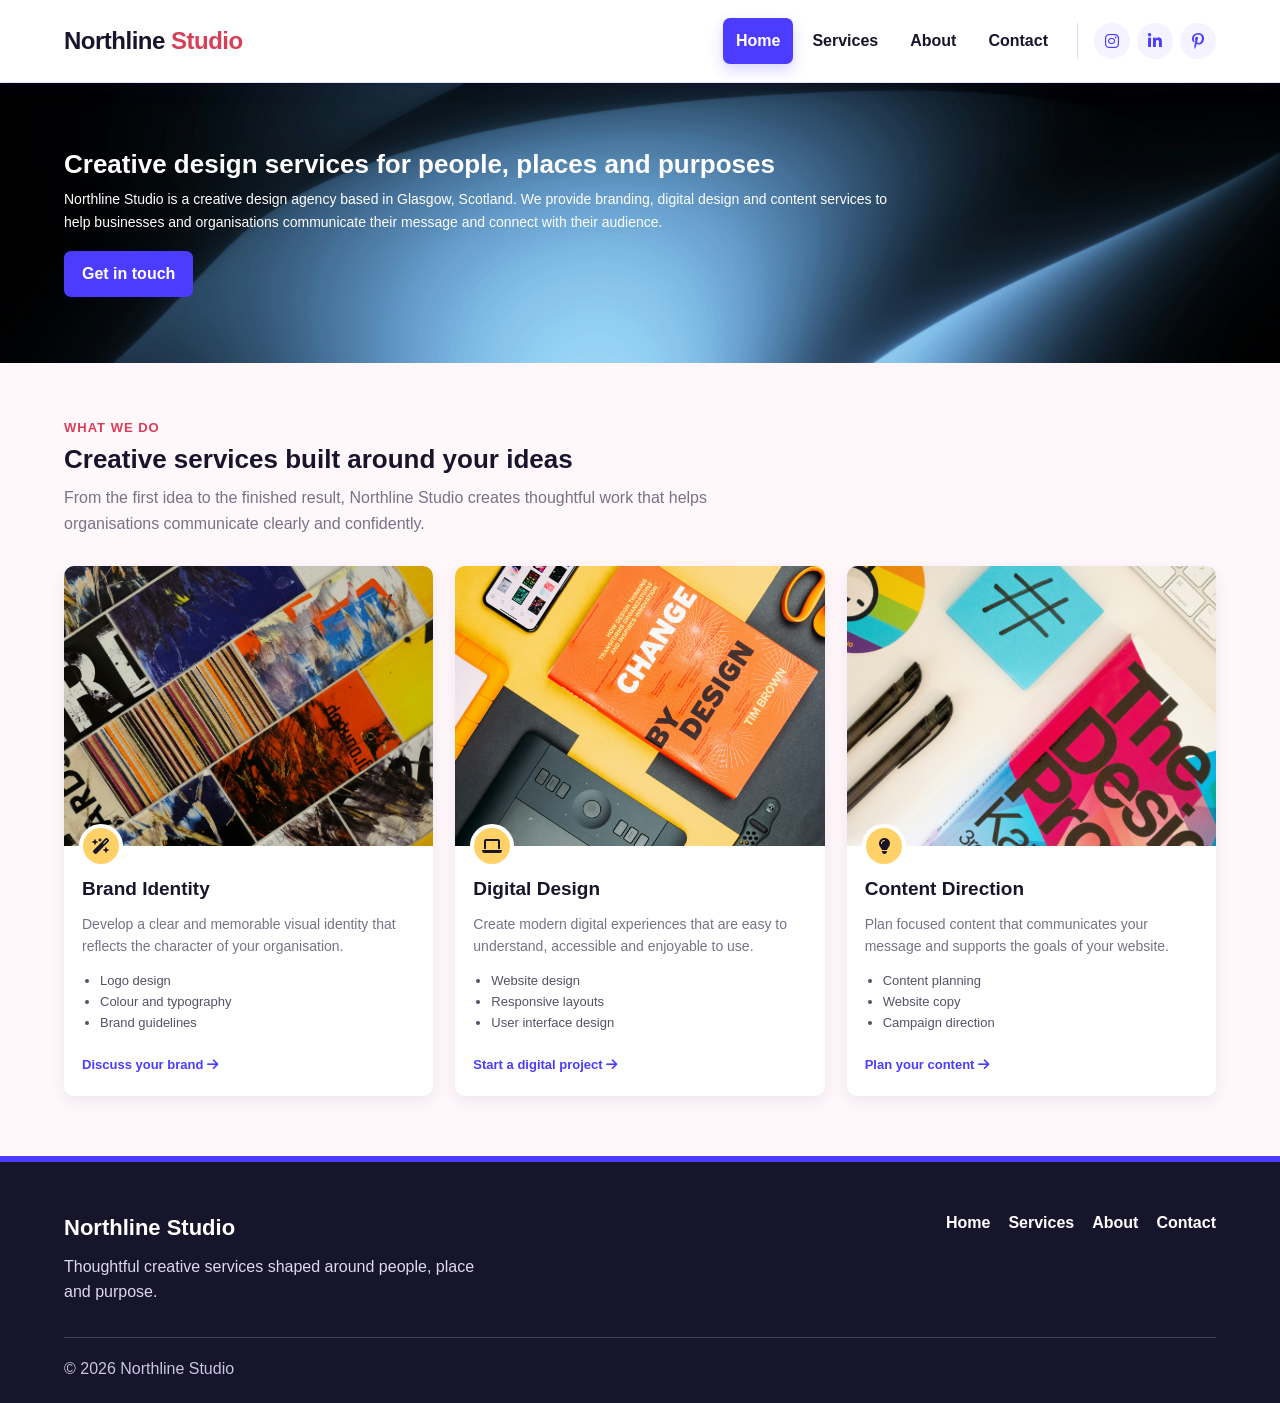
<file: index.html>
<!DOCTYPE html>
<html lang="en">
<head>
	<meta charset="UTF-8">
	<meta name="viewport" content="width=device-width, initial-scale=1.0">
	<title>Northline Studio | Creative Design Solutions</title>
	<link rel="stylesheet" href="https://cdnjs.cloudflare.com/ajax/libs/font-awesome/6.7.2/css/all.min.css">

	<link rel="stylesheet" href="css/style.css">
</head>
<body>
	<!-- Site header -->
<header class="site-header">
    <div class="container header-layout">

        <a class="site-name" href="index.html">
            Northline <span>Studio</span>
        </a>

        <button class="menu-button"
                type="button"
                aria-controls="main-navigation"
                aria-expanded="false">

            <i class="fa-solid fa-bars"
               aria-hidden="true"></i>

            <span>Menu</span>
        </button>

        <nav id="main-navigation"
             class="main-navigation"
             aria-label="Main navigation">

            <ul class="nav-list">
                <li>
                    <a href="index.html"
                       aria-current="page">
                        Home
                    </a>
                </li>

                <li>
                    <a href="services.html">
                        Services
                    </a>
                </li>

                <li>
                    <a href="about.html">
                        About
                    </a>
                </li>

                <li>
                    <a href="contact.html">
                        Contact
                    </a>
                </li>
            </ul>

            <ul class="social-links"
                aria-label="Social media links">

                <li>
                    <a href="https://www.instagram.com/"
                       target="_blank"
                       rel="noopener noreferrer"
                       aria-label="Instagram, opens in a new tab">

                        <i class="fa-brands fa-instagram"
                           aria-hidden="true"></i>
                    </a>
                </li>

                <li>
                    <a href="https://www.linkedin.com/"
                       target="_blank"
                       rel="noopener noreferrer"
                       aria-label="LinkedIn, opens in a new tab">

                        <i class="fa-brands fa-linkedin-in"
                           aria-hidden="true"></i>
                    </a>
                </li>

                <li>
                    <a href="https://www.pinterest.com/"
                       target="_blank"
                       rel="noopener noreferrer"
                       aria-label="Pinterest, opens in a new tab">

                        <i class="fa-brands fa-pinterest-p"
                           aria-hidden="true"></i>
                    </a>
                </li>
            </ul>

        </nav>
    </div>
</header>

<!-- Main page content -->
<main id="main-content">

	<section class="hero">

		<div class="container hero-content">

			<h1>Creative design services for people, places and purposes</h1>
			
			<p>Northline Studio is a creative design agency
				based in Glasgow, Scotland. We provide branding,
				digital design and content services to help
				businesses and organisations communicate
				their message and connect with their audience.
			</p>

			<a href="contact.html" class="button">Get in touch</a>
		</div>

	</section>

	<section class="services-section">
		<div class="container">
			<div class="section-heading">
				<p class="section-label">What we do</p>

				<h2>Creative services built around your ideas</h2>

				<p>
					From the first idea to the finished result,
					Northline Studio creates thoughtful work
					that helps organisations communicate
					clearly and confidently.
				</p>

			</div>

				<!-- Services Grid -->
			<div class="service-grid">

				<article class="service-card">

					<img src="images/section_image_1.jpg" alt="Scottish landscape with green hills">
					
					<div class="service-card-content">

						<div class="service-icon">
							<i class="fa-solid fa-wand-magic-sparkles"
								aria-hidden="true"></i>
						</div>

						<h3>Brand Identity</h3>

						<p>
							Develop a clear and memorable visual
							identity that reflects the character
							of your organisation.
						</p>

						<ul>
							<li>Logo design</li>
							<li>Colour and typography</li>
							<li>Brand guidelines</li>
						</ul>

						<a href="services.html">
							Discuss your brand
							<i class="fa-solid fa-arrow-right"
								aria-hidden="true"></i>
						</a>

					</div>	
					
				</article>

				<article class="service-card">

					<img src="images/section_image_2.jpg" alt="Sunrise over a misty Scottish landscape">

						<div class="service-card-content">

						<div class="service-icon">
							<i class="fa-solid fa-laptop"
								aria-hidden="true"></i>
						</div>

						<h3>Digital Design</h3>

						<p>
							Create modern digital experiences
							that are easy to understand,
							accessible and enjoyable to use.
						</p>

						<ul>
							<li>Website design</li>
							<li>Responsive layouts</li>
							<li>User interface design</li>
						</ul>

						<a href="services.html">
							Start a digital project
							<i class="fa-solid fa-arrow-right"
								aria-hidden="true"></i>
						</a>

					</div>

				</article>

				<article class="service-card">

					<img src="images/section_image_3.jpg" alt="Person kayaking on a Scottish loch">

						<div class="service-card-content">

							<div class="service-icon">
								<i class="fa-solid fa-lightbulb"
								aria-hidden="true"></i>
							</div>

							<h3>Content Direction</h3>

							<p>
								Plan focused content that communicates
								your message and supports the goals
								of your website.
							</p>

							<ul>
								<li>Content planning</li>
								<li>Website copy</li>
								<li>Campaign direction</li>
							</ul>

							<a href="services.html">
								Plan your content
								<i class="fa-solid fa-arrow-right"
									aria-hidden="true"></i>
							</a>

						</div>

					</article>

			</div>

		</div>
	</section>	
	
</main>

<!-- Site footer -->
<footer class="site-footer">
    <div class="container">

        <div class="footer-layout">
            <div>
                <p class="footer-title">
                    Northline Studio
                </p>

                <p class="footer-description">
                    Thoughtful creative services shaped
                    around people, place and purpose.
                </p>
            </div>

            <nav aria-label="Footer navigation">
                <ul class="footer-links">
                    <li>
                        <a href="index.html">Home</a>
                    </li>

                    <li>
                        <a href="services.html">
                            Services
                        </a>
                    </li>

                    <li>
                        <a href="about.html">About</a>
                    </li>

                    <li>
                        <a href="contact.html">
                            Contact
                        </a>
                    </li>
                </ul>
            </nav>
        </div>

        <div class="footer-bottom">
            <p>&copy; 2026 Northline Studio</p>
        </div>

    </div>
</footer>

<script src="js/script.js"></script>
</body>
</html>
</file>
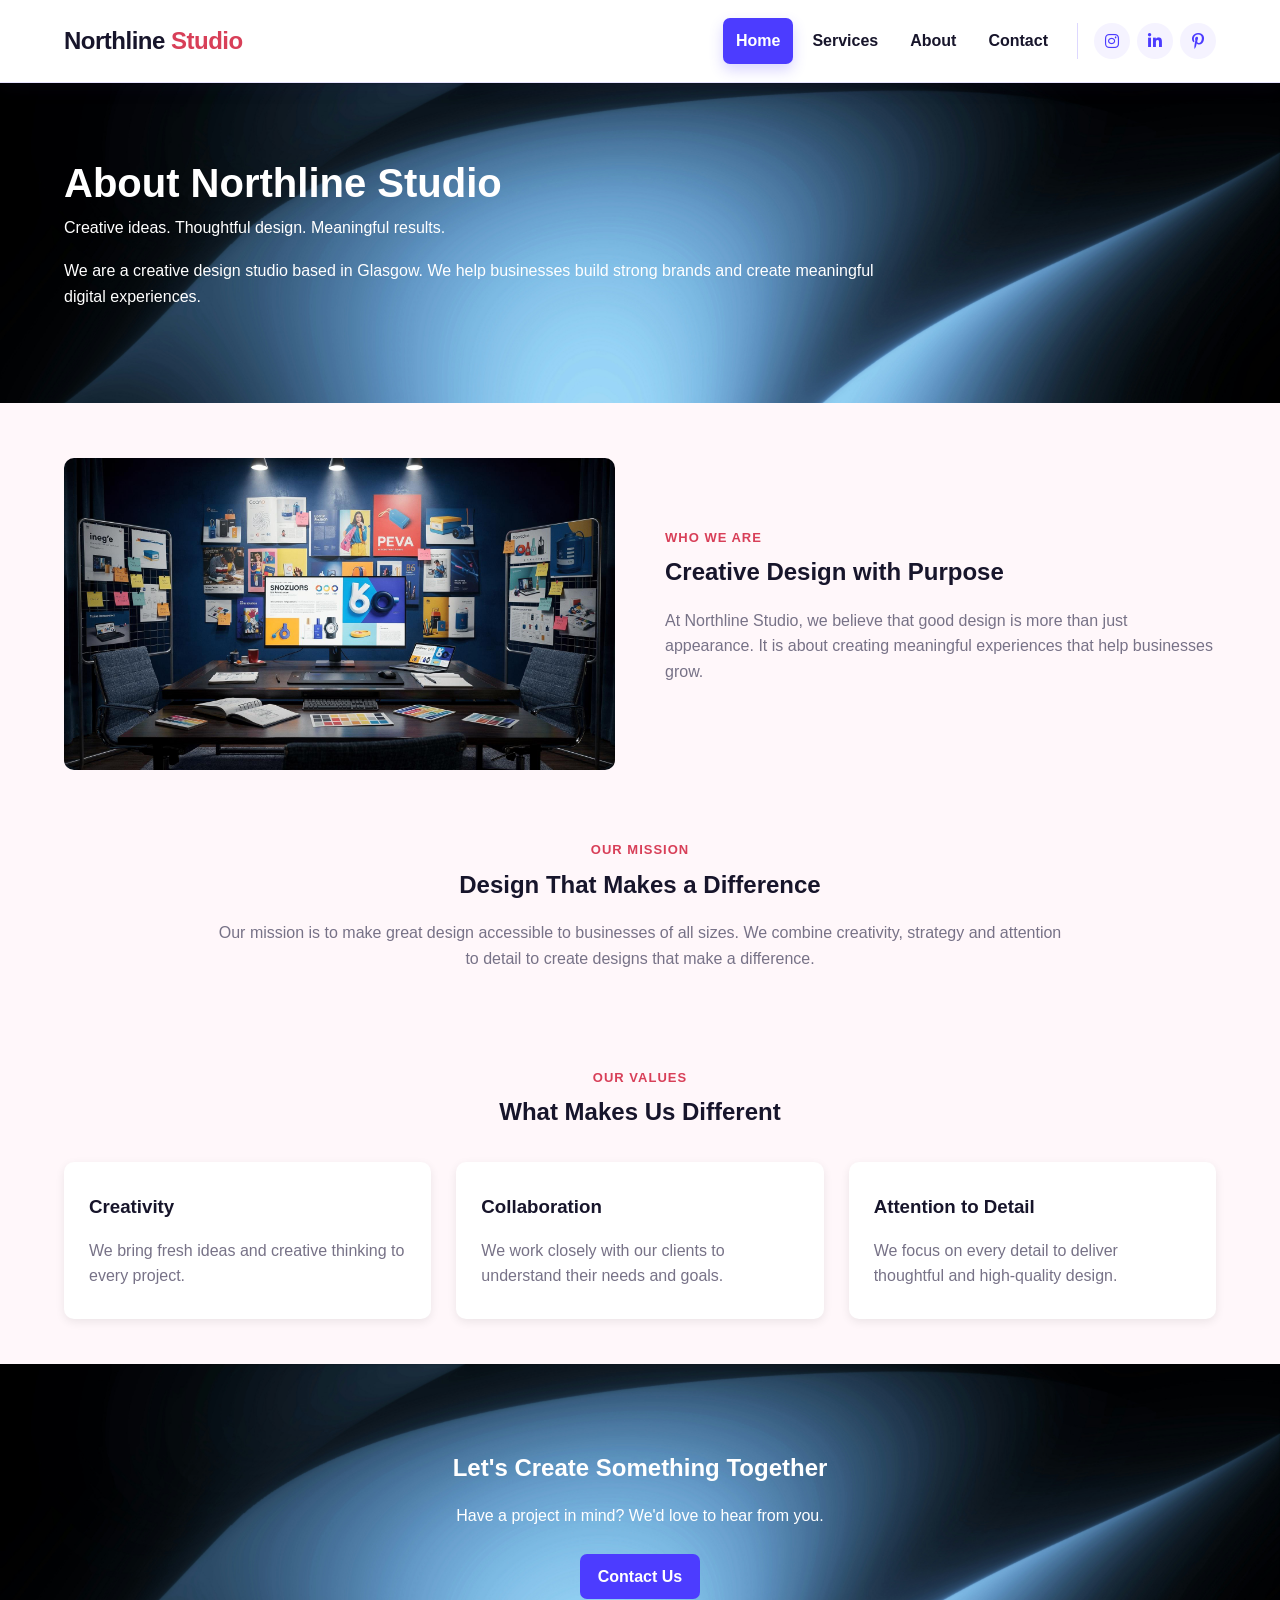
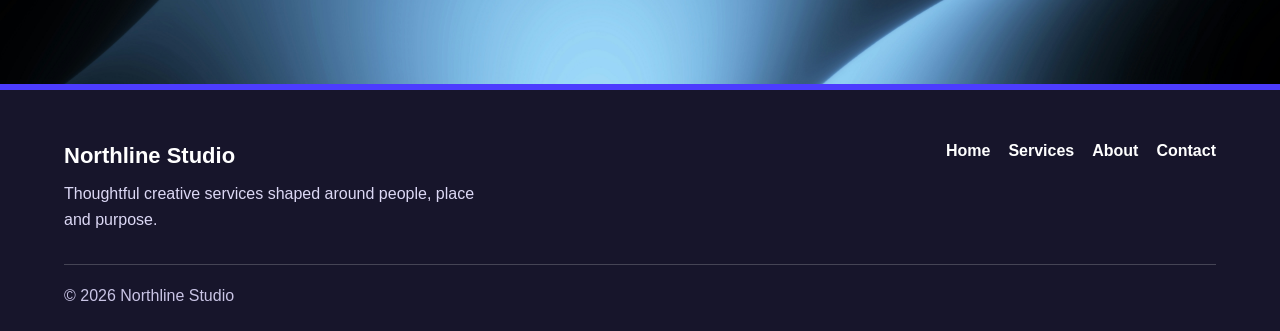
<file: about.html>
<!DOCTYPE html>
<html lang="en">
<head>
	<meta charset="UTF-8">
	<meta name="viewport" content="width=device-width, initial-scale=1.0">
	<title>Northline Studio | Creative Design Solutions</title>
	<link rel="stylesheet" href="https://cdnjs.cloudflare.com/ajax/libs/font-awesome/6.7.2/css/all.min.css">

	<link rel="stylesheet" href="css/style.css">
</head>
<body>
	<!-- Site header -->
<header class="site-header">
    <div class="container header-layout">

        <a class="site-name" href="index.html">
            Northline <span>Studio</span>
        </a>

        <button class="menu-button"
                type="button"
                aria-controls="main-navigation"
                aria-expanded="false">

            <i class="fa-solid fa-bars"
               aria-hidden="true"></i>

            <span>Menu</span>
        </button>

        <nav id="main-navigation"
             class="main-navigation"
             aria-label="Main navigation">

            <ul class="nav-list">
                <li>
                    <a href="index.html"
                       aria-current="page">
                        Home
                    </a>
                </li>

                <li>
                    <a href="services.html">
                        Services
                    </a>
                </li>

                <li>
                    <a href="about.html">
                        About
                    </a>
                </li>

                <li>
                    <a href="contact.html">
                        Contact
                    </a>
                </li>
            </ul>

            <ul class="social-links"
                aria-label="Social media links">

                <li>
                    <a href="https://www.instagram.com/"
                       target="_blank"
                       rel="noopener noreferrer"
                       aria-label="Instagram, opens in a new tab">

                        <i class="fa-brands fa-instagram"
                           aria-hidden="true"></i>
                    </a>
                </li>

                <li>
                    <a href="https://www.linkedin.com/"
                       target="_blank"
                       rel="noopener noreferrer"
                       aria-label="LinkedIn, opens in a new tab">

                        <i class="fa-brands fa-linkedin-in"
                           aria-hidden="true"></i>
                    </a>
                </li>

                <li>
                    <a href="https://www.pinterest.com/"
                       target="_blank"
                       rel="noopener noreferrer"
                       aria-label="Pinterest, opens in a new tab">

                        <i class="fa-brands fa-pinterest-p"
                           aria-hidden="true"></i>
                    </a>
                </li>
            </ul>

        </nav>
    </div>
</header>

<!-- Main page content -->
<main id="main-content">

	<section class="about-hero">
		<div class="about-hero-content">
			<h1>About Northline Studio</h1>
			<p class="about-hero-subtitle">
				Creative ideas. Thoughtful design. Meaningful results.
			</p>
			<p>
				We are a creative design studio based in Glasgow.
				We help businesses build strong brands and create
				meaningful digital experiences.
			</p>
		</div>
	</section>

	<section class="who-we-are">
		<div class="who-we-are-container">

			<div class="who-we-are-image">
				<img src="./images/about-image.jpg" alt="Creative design workspace">
			</div>

			<div class="who-we-are-content">
				<p class="section-label">Who We Are</p>
				<h2>Creative Design with Purpose</h2>
				<p>
					At Northline Studio, we believe that good design
					is more than just appearance. It is about creating
					meaningful experiences that help businesses grow.
				</p>
			</div>

		</div>
	</section>

	<section class="our-mission">
		<div class="our-mission-content">
			<p class="section-label">Our Mission</p>
			<h2>Design That Makes a Difference</h2>
			<p>
				Our mission is to make great design accessible to
				businesses of all sizes. We combine creativity,
				strategy and attention to detail to create designs
				that make a difference.
			</p>
		</div>
	</section>

	<section class="our-values">
		<div class="our-values-container">

			<div class="our-values-heading">
				<p class="section-label">Our Values</p>
				<h2>What Makes Us Different</h2>
			</div>

			<div class="value-cards">

				<div class="value-card">
					<h3>Creativity</h3>
					<p>
						We bring fresh ideas and creative thinking to every project.
					</p>
				</div>

				<div class="value-card">
					<h3>Collaboration</h3>
					<p>
						We work closely with our clients to understand their needs and goals.
					</p>
				</div>

				<div class="value-card">
					<h3>Attention to Detail</h3>
					<p>
						We focus on every detail to deliver thoughtful and high-quality design.
					</p>
				</div>

			</div>
		</div>
	</section>

	<section class="get-in-touch">
		<div class="get-in-touch-content">
			<h2>Let's Create Something Together</h2>
			<p>
				Have a project in mind? We'd love to hear from you.
			</p>
			<a href="contact.html" class="button">Contact Us</a>
		</div>
	</section>
	
</main>

<!-- Site footer -->
<footer class="site-footer">
    <div class="container">

        <div class="footer-layout">
            <div>
                <p class="footer-title">
                    Northline Studio
                </p>

                <p class="footer-description">
                    Thoughtful creative services shaped
                    around people, place and purpose.
                </p>
            </div>

            <nav aria-label="Footer navigation">
                <ul class="footer-links">
                    <li>
                        <a href="index.html">Home</a>
                    </li>

                    <li>
                        <a href="services.html">
                            Services
                        </a>
                    </li>

                    <li>
                        <a href="about.html">About</a>
                    </li>

                    <li>
                        <a href="contact.html">
                            Contact
                        </a>
                    </li>
                </ul>
            </nav>
        </div>

        <div class="footer-bottom">
            <p>&copy; 2026 Northline Studio</p>
        </div>

    </div>
</footer>

<script src="js/script.js"></script>
</body>
</html>
</file>
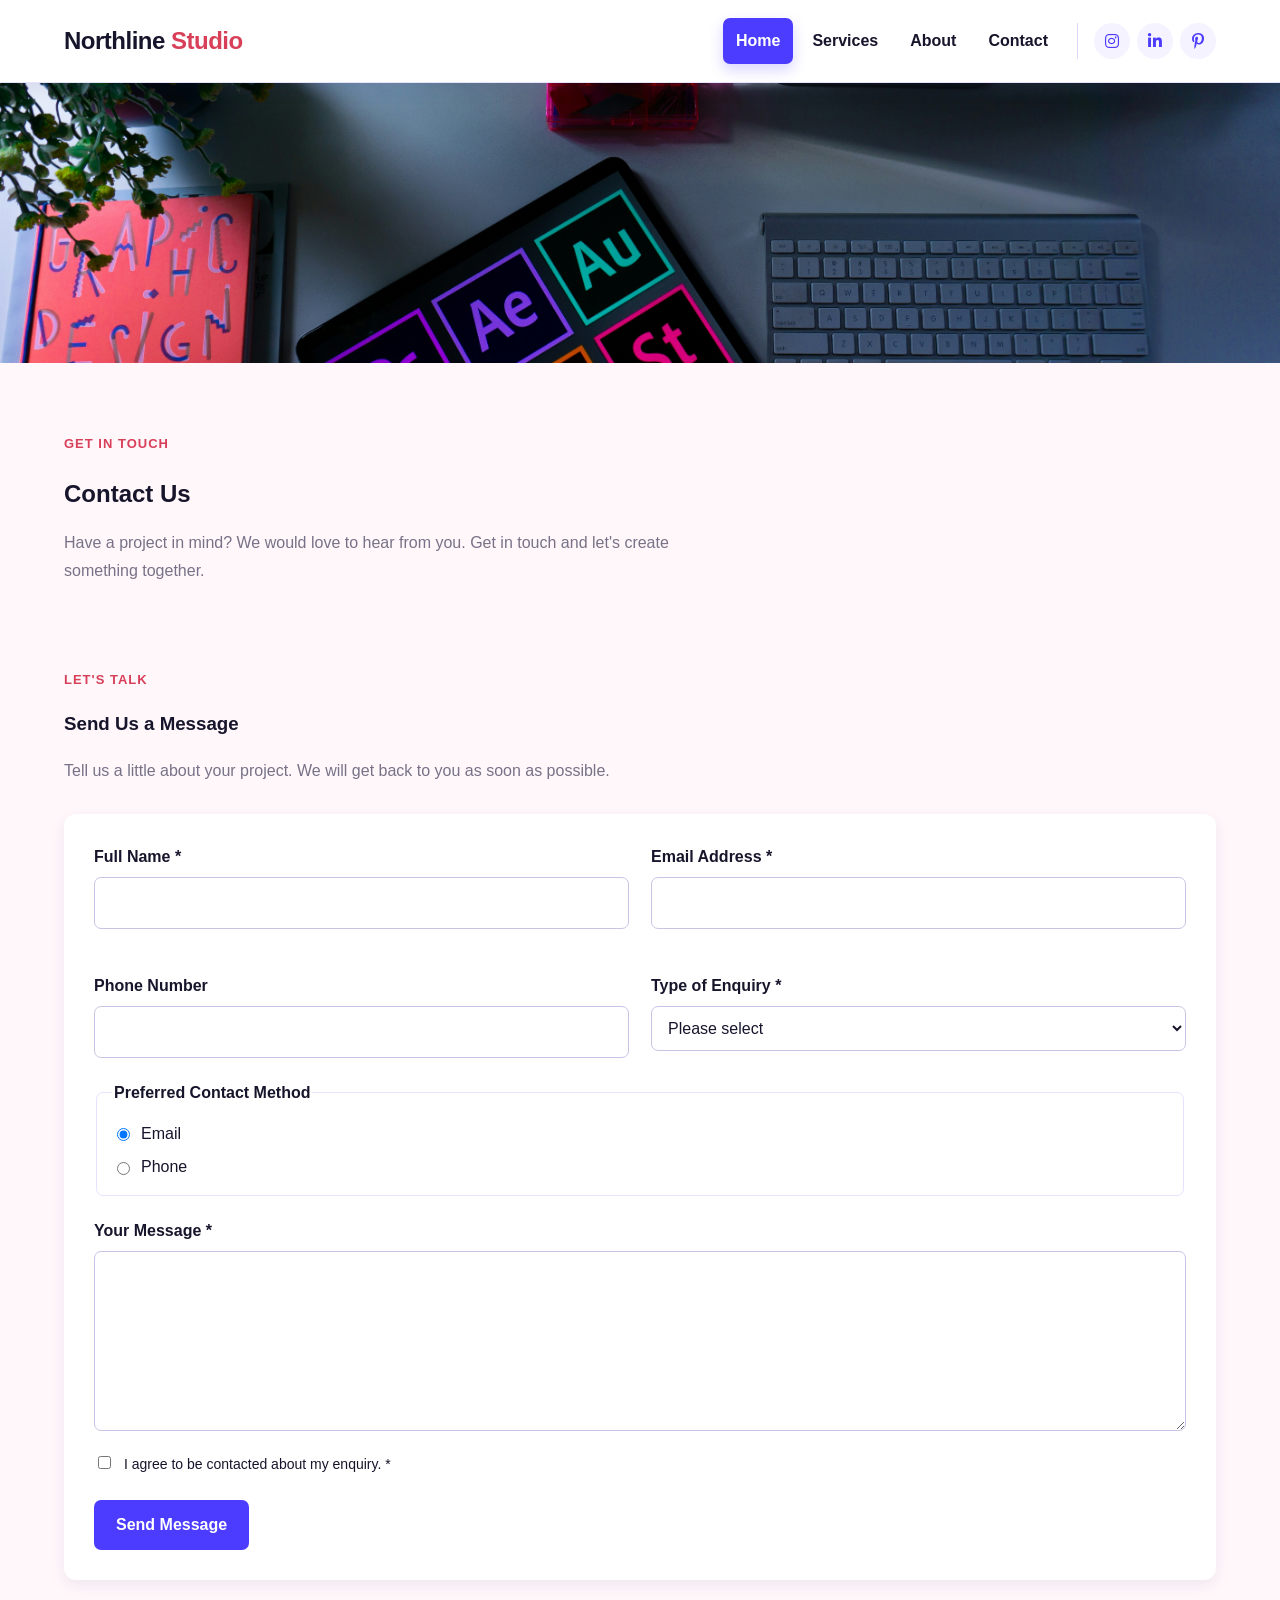
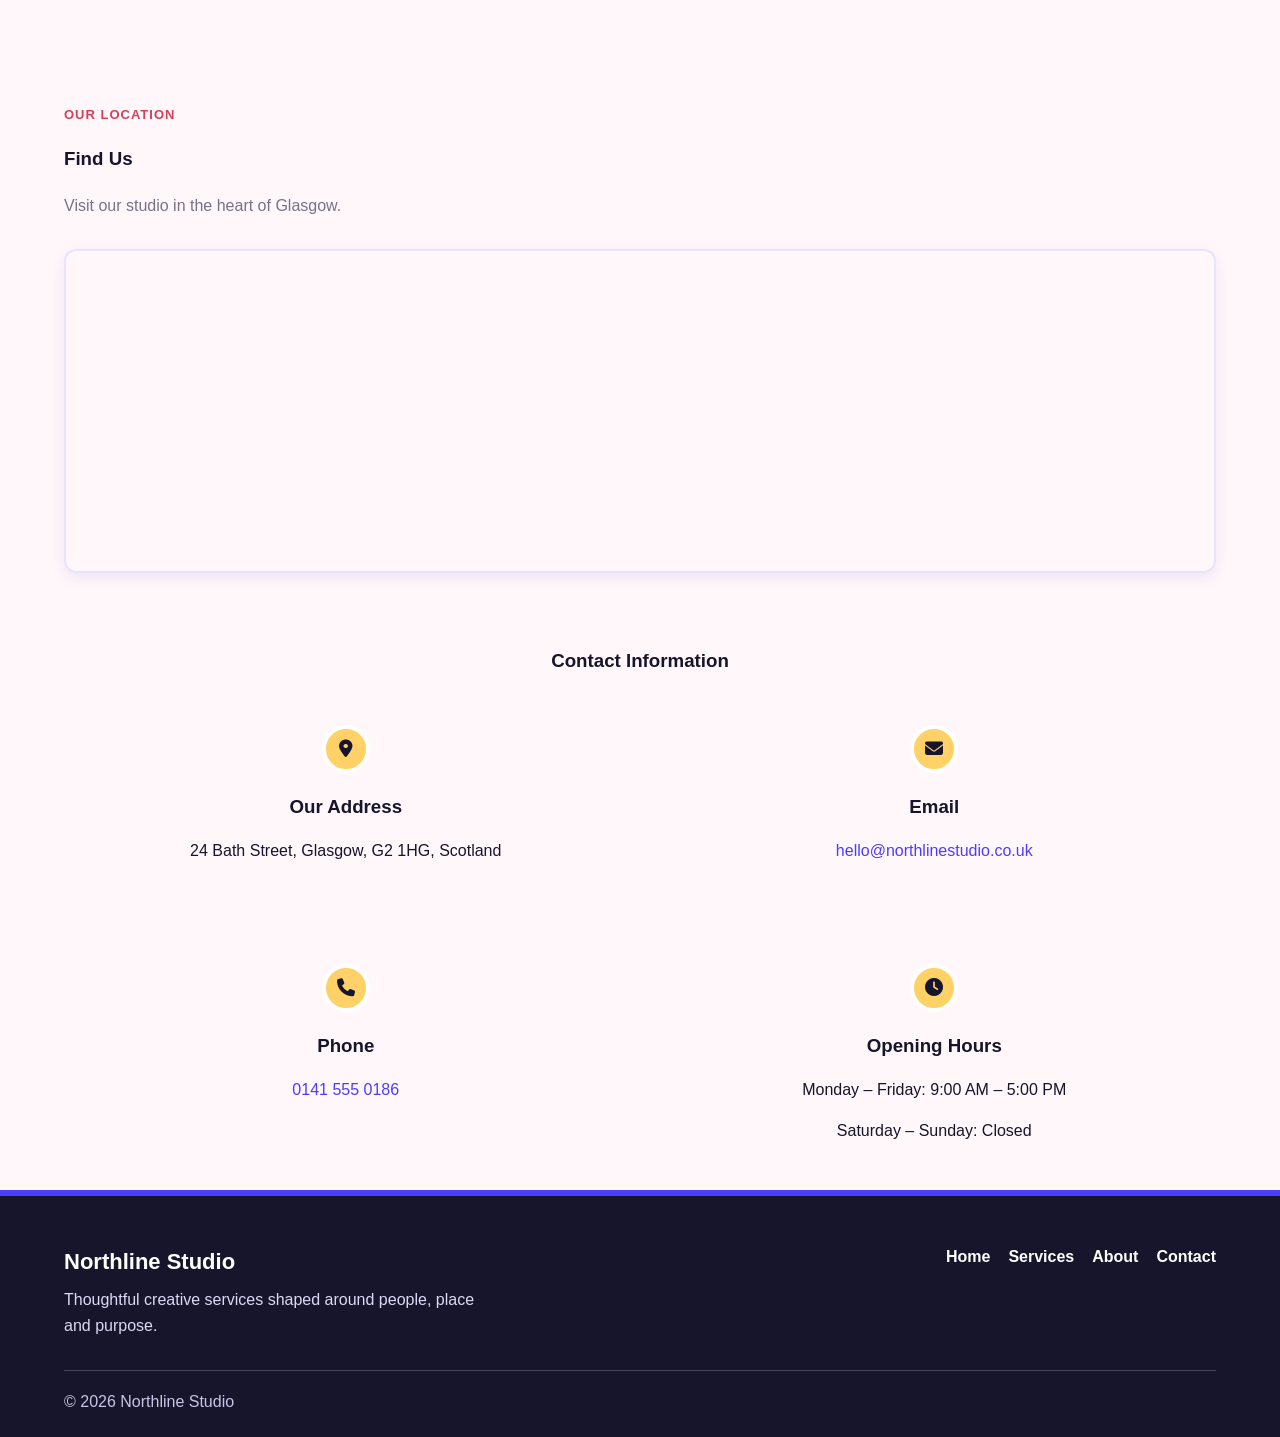
<file: contact.html>
<!DOCTYPE html>
<html lang="en">
<head>
	<meta charset="UTF-8">
	<meta name="viewport" content="width=device-width, initial-scale=1.0">
	<title>Northline Studio | Creative Design Solutions</title>
	<link rel="stylesheet" href="https://cdnjs.cloudflare.com/ajax/libs/font-awesome/6.7.2/css/all.min.css">

	<link rel="stylesheet" href="css/style.css">
</head>
<body>
	<!-- Site header -->
<header class="site-header">
    <div class="container header-layout">

        <a class="site-name" href="index.html">
            Northline <span>Studio</span>
        </a>

        <button class="menu-button"
                type="button"
                aria-controls="main-navigation"
                aria-expanded="false">

            <i class="fa-solid fa-bars"
               aria-hidden="true"></i>

            <span>Menu</span>
        </button>

        <nav id="main-navigation"
             class="main-navigation"
             aria-label="Main navigation">

            <ul class="nav-list">
                <li>
                    <a href="index.html"
                       aria-current="page">
                        Home
                    </a>
                </li>

                <li>
                    <a href="services.html">
                        Services
                    </a>
                </li>

                <li>
                    <a href="about.html">
                        About
                    </a>
                </li>

                <li>
                    <a href="contact.html">
                        Contact
                    </a>
                </li>
            </ul>

            <ul class="social-links"
                aria-label="Social media links">

                <li>
                    <a href="https://www.instagram.com/"
                       target="_blank"
                       rel="noopener noreferrer"
                       aria-label="Instagram, opens in a new tab">

                        <i class="fa-brands fa-instagram"
                           aria-hidden="true"></i>
                    </a>
                </li>

                <li>
                    <a href="https://www.linkedin.com/"
                       target="_blank"
                       rel="noopener noreferrer"
                       aria-label="LinkedIn, opens in a new tab">

                        <i class="fa-brands fa-linkedin-in"
                           aria-hidden="true"></i>
                    </a>
                </li>

                <li>
                    <a href="https://www.pinterest.com/"
                       target="_blank"
                       rel="noopener noreferrer"
                       aria-label="Pinterest, opens in a new tab">

                        <i class="fa-brands fa-pinterest-p"
                           aria-hidden="true"></i>
                    </a>
                </li>
            </ul>

        </nav>
    </div>
</header>

<!-- Main page content -->
<main id="main-content">

	<!-- Contact page introduction -->

	<section class="contact-image">
		<!-- <img src="./images/introduction-image.jpg" alt="Creative design workspace with sketches and color swatches"> -->	
	</section>
	
<section class="contact-intro">
    <div class="container">
        <p class="section-label">GET IN TOUCH</p>
        <h2>Contact Us</h2>
        <p>
            Have a project in mind? We would love to hear from you.
            Get in touch and let's create something together.
        </p>
    </div>
</section>

<!-- Contact form section -->
<section class="contact-form-section">
    <div class="container">

        <div class="section-heading">
            <p class="section-label">LET'S TALK</p>
            <h3>Send Us a Message</h3>
            <p>
                Tell us a little about your project.
                We will get back to you as soon as possible.
            </p>
        </div>

        <div class="form-panel">

            <form class="contact-form" action="#" method="post">

                <div class="form-grid">

                    <!-- Name -->
                    <div class="form-group">
                        <label for="full-name">Full Name *</label>
                        <input
                            type="text"
                            id="full-name"
                            name="full-name"
                            autocomplete="name"
                            required>
                    </div>

                    <!-- Email -->
                    <div class="form-group">
                        <label for="email">Email Address *</label>
                        <input
                            type="email"
                            id="email"
                            name="email"
                            autocomplete="email"
                            required>
                    </div>

                    <!-- Phone -->
                    <div class="form-group">
                        <label for="phone">Phone Number</label>
                        <input
                            type="tel"
                            id="phone"
                            name="phone"
                            autocomplete="tel">
                    </div>

                    <!-- Enquiry type -->
                    <div class="form-group">
                        <label for="enquiry-type">Type of Enquiry *</label>
                        <select
                            id="enquiry-type"
                            name="enquiry-type"
                            required>

                            <option value="">Please select</option>
                            <option value="brand-identity">Brand Identity</option>
                            <option value="website-design">Website Design</option>
                            <option value="content-creation">Content Creation</option>
                            <option value="general-enquiry">General Enquiry</option>

                        </select>
                    </div>

                </div>

                <!-- Preferred contact method -->
                <fieldset class="form-group contact-preference">
                    <legend>Preferred Contact Method</legend>

                    <label>
                        <input
                            type="radio"
                            name="contact-method"
                            value="email"
                            checked>
                        Email
                    </label>

                    <label>
                        <input
                            type="radio"
                            name="contact-method"
                            value="phone">
                        Phone
                    </label>
                </fieldset>

                <!-- Message -->
                <div class="form-group">
                    <label for="message">Your Message *</label>
                    <textarea
                        id="message"
                        name="message"
                        rows="6"
                        required></textarea>
                </div>

                <!-- Consent -->
                <div class="checkbox-group">
                    <input
                        type="checkbox"
                        id="consent"
                        name="consent"
                        required>

                    <label for="consent">
                        I agree to be contacted about my enquiry. *
                    </label>
                </div>

                <button class="contact-submit" type="submit">
                    Send Message
                </button>

            </form>

        </div>
    </div>
</section>

<section class="map-section">
	<div class="container">

		<div class="section-heading">
			<p class="section-label">OUR LOCATION</p>
			<h3>Find Us</h3>
			<p>Visit our studio in the heart of Glasgow.</p>
		</div>

		<div class="contact-map">
			<iframe
				src="https://www.google.com/maps?q=24+Bath+Street,+Glasgow,+G2+1HG&output=embed"
				title="Map showing the location of Northline Studio in Glasgow"
				loading="lazy"
				referrerpolicy="no-referrer-when-downgrade">
			</iframe>
    </div>

	</div>
</section>

<!-- Contact information -->
<section class="contact-information">
    <div class="container">
        <h3>Contact Information</h3>

        <div class="contact-details">
            <div>
                <i class="fa-solid fa-location-dot" aria-hidden="true"></i>
                <h3>Our Address</h3>
                <p>24 Bath Street, Glasgow, G2 1HG, Scotland</p>
            </div>

            <div>
                <i class="fa-solid fa-envelope" aria-hidden="true"></i>
                <h3>Email</h3>
                <p>
                    <a href="mailto:hello@northlinestudio.co.uk">
                        hello@northlinestudio.co.uk
                    </a>
                </p>
            </div>

            <div>
                <i class="fa-solid fa-phone" aria-hidden="true"></i>
                <h3>Phone</h3>
                <p>
                    <a href="tel:01415550186">0141 555 0186</a>
                </p>
            </div>

            <div>
                <i class="fa-solid fa-clock" aria-hidden="true"></i>
                <h3>Opening Hours</h3>
                <p>Monday – Friday: 9:00 AM – 5:00 PM</p>
                <p>Saturday – Sunday: Closed</p>
            </div>
        </div>
    </div>
</section>
	
</main>

<!-- Site footer -->
<footer class="site-footer">
    <div class="container">

        <div class="footer-layout">
            <div>
                <p class="footer-title">
                    Northline Studio
                </p>

                <p class="footer-description">
                    Thoughtful creative services shaped
                    around people, place and purpose.
                </p>
            </div>

            <nav aria-label="Footer navigation">
                <ul class="footer-links">
                    <li>
                        <a href="index.html">Home</a>
                    </li>

                    <li>
                        <a href="services.html">
                            Services
                        </a>
                    </li>

                    <li>
                        <a href="about.html">About</a>
                    </li>

                    <li>
                        <a href="contact.html">
                            Contact
                        </a>
                    </li>
                </ul>
            </nav>
        </div>

        <div class="footer-bottom">
            <p>&copy; 2026 Northline Studio</p>
        </div>

    </div>
</footer>

<script src="js/script.js"></script>
</body>
</html>
</file>
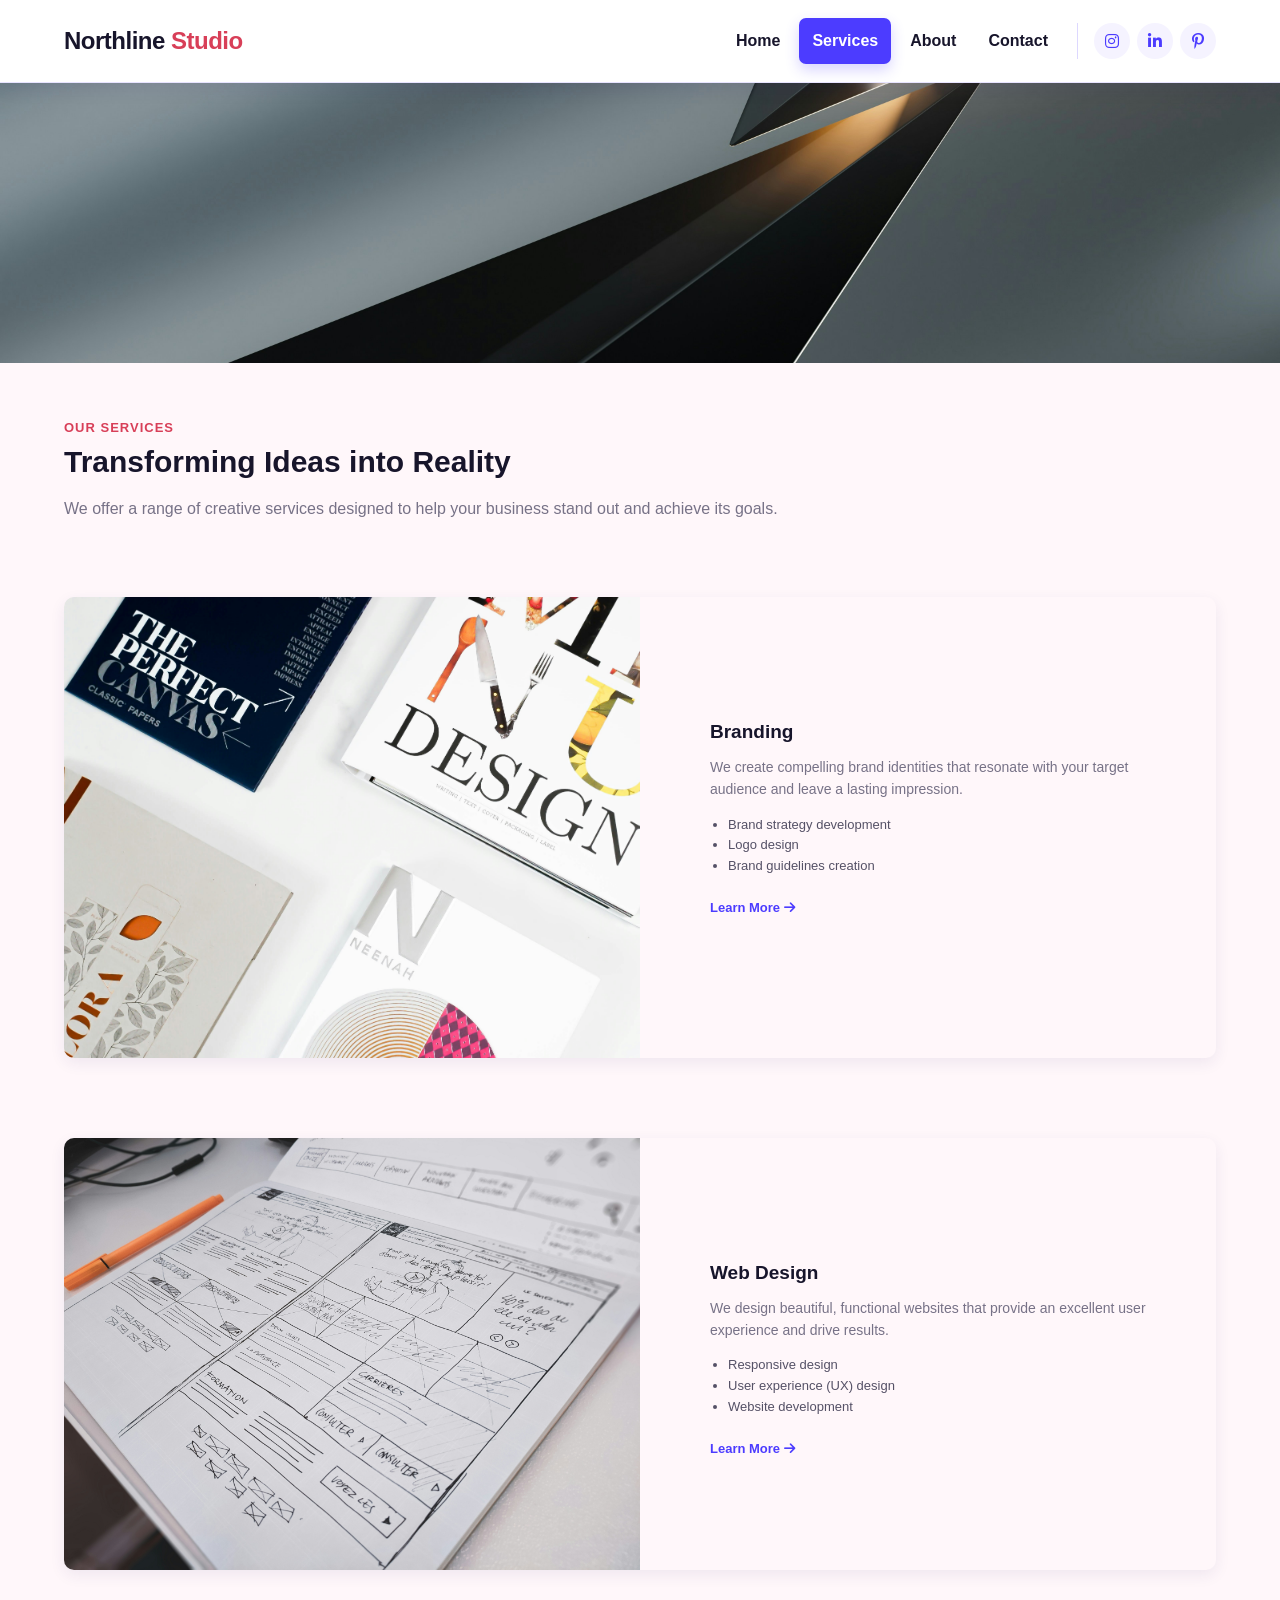
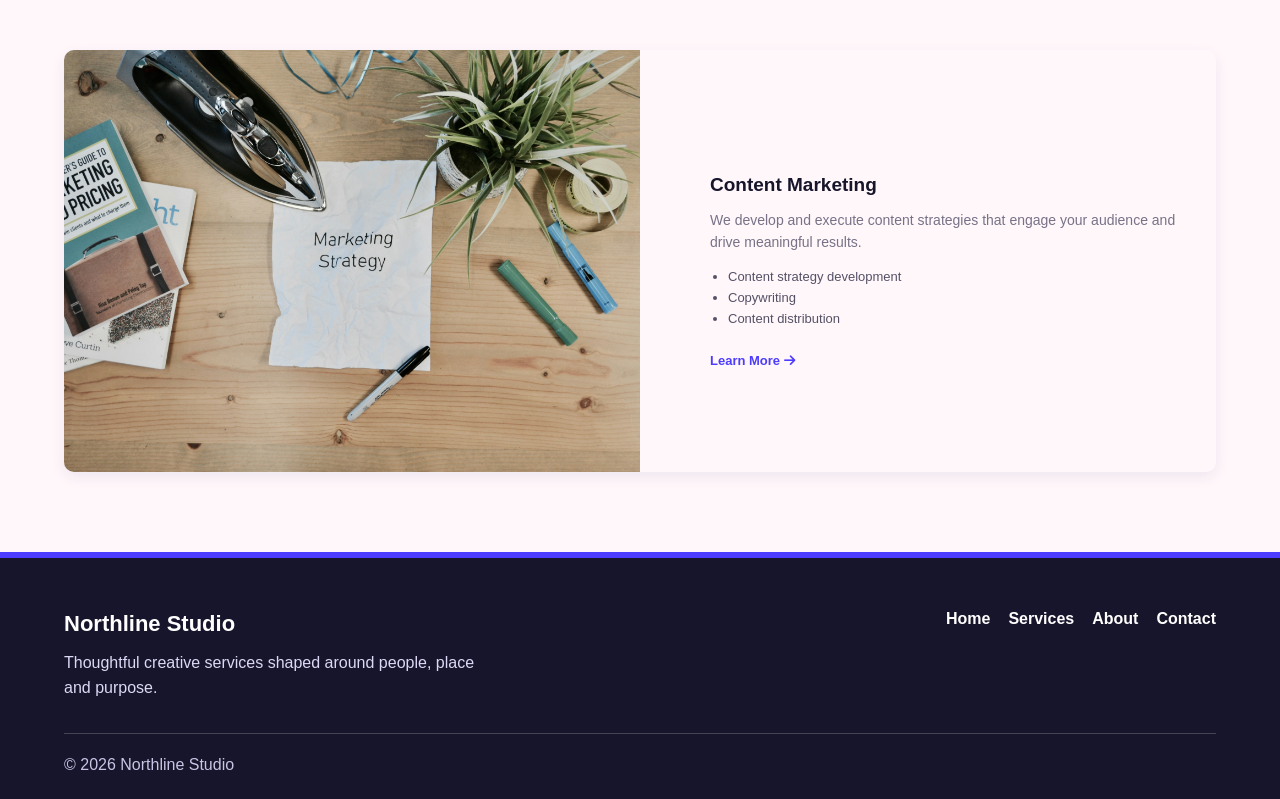
<file: services.html>
<!DOCTYPE html>
<html lang="en">
<head>
	<meta charset="UTF-8">
	<meta name="viewport" content="width=device-width, initial-scale=1.0">
	<title>Northline Studio | Creative Design Solutions</title>
	<link rel="stylesheet" href="https://cdnjs.cloudflare.com/ajax/libs/font-awesome/6.7.2/css/all.min.css">

	<link rel="stylesheet" href="css/style.css">
</head>
<body>
	<!-- Site header -->
<header class="site-header">
    <div class="container header-layout">

        <a class="site-name" href="index.html">
            Northline <span>Studio</span>
        </a>

        <button class="menu-button"
                type="button"
                aria-controls="main-navigation"
                aria-expanded="false">

            <i class="fa-solid fa-bars"
               aria-hidden="true"></i>

            <span>Menu</span>
        </button>

        <nav id="main-navigation"
             class="main-navigation"
             aria-label="Main navigation">

            <ul class="nav-list">
                <li>
                    <a href="index.html">
                        Home
                    </a>
                </li>

                <li>
                    <a href="services.html"
												aria-current="page">
                        Services
                    </a>
                </li>

                <li>
                    <a href="about.html">
                        About
                    </a>
                </li>

                <li>
                    <a href="contact.html">
                        Contact
                    </a>
                </li>
            </ul>

            <ul class="social-links"
                aria-label="Social media links">

                <li>
                    <a href="https://www.instagram.com/"
                       target="_blank"
                       rel="noopener noreferrer"
                       aria-label="Instagram, opens in a new tab">

                        <i class="fa-brands fa-instagram"
                           aria-hidden="true"></i>
                    </a>
                </li>

                <li>
                    <a href="https://www.linkedin.com/"
                       target="_blank"
                       rel="noopener noreferrer"
                       aria-label="LinkedIn, opens in a new tab">

                        <i class="fa-brands fa-linkedin-in"
                           aria-hidden="true"></i>
                    </a>
                </li>

                <li>
                    <a href="https://www.pinterest.com/"
                       target="_blank"
                       rel="noopener noreferrer"
                       aria-label="Pinterest, opens in a new tab">

                        <i class="fa-brands fa-pinterest-p"
                           aria-hidden="true"></i>
                    </a>
                </li>
            </ul>

        </nav>
    </div>
</header>

<!-- Main page content -->
<main id="main-content">
	
	<section class="introduction-image"></section>

	<section class="introduction">

		<div class="introduction-content">
			<p class="section-label">Our Services</p>
			<h2>Transforming Ideas into Reality</h2>
			<p>We offer a range of creative services designed to help your business stand out and achieve its goals.</p>
		</div>

	</section>

	<!-- <section class="introduction-image">
		<div class="introduction-content">
			<p class="section-label">Our Services</p>
			<h2>Transforming Ideas into Reality</h2>
			<p>We offer a range of creative services designed to help your business stand out and achieve its goals.</p>
		</div>
	</section> -->

	<div class="service-section">
		<section class="service-item">
			<img src="./images/branding-image.jpg" alt="Service image">

			<div class="service-content">
				<div class="service-content-wrap">
					<h3>Branding</h3>
					<p>We create compelling brand identities that resonate with your target audience and leave a lasting impression.</p>
					<ul>
						<li>Brand strategy development</li>
						<li>Logo design</li>
						<li>Brand guidelines creation</li>
					</ul>
					<a href="contact.html" class="button">Learn More
						<i class="fa-solid fa-arrow-right"
								aria-hidden="true"></i>
					</a>
				</div>
			</div>

		</section>

		<section class="service-item">
			
			<div class="service-content">
				<div class="service-content-wrap">
					<h3>Web Design</h3>
					<p>We design beautiful, functional websites that provide an excellent user experience and drive results.</p>
					<ul>
						<li>Responsive design</li>
						<li>User experience (UX) design</li>
						<li>Website development</li>
					</ul>
					<a href="contact.html" class="button">Learn More
						<i class="fa-solid fa-arrow-right"
								aria-hidden="true"></i>
					</a>
				</div>
			</div>

			<img src="./images/web-design.jpg" alt="Service image">
		</section>

		<section class="service-item">
			<img src="./images/content-marketing.jpg" alt="Service image">

			<div class="service-content">
				<div class="service-content-wrap">
					<h3>Content Marketing</h3>
					<p>We develop and execute content strategies that engage your audience and drive meaningful results.</p>
					<ul>
						<li>Content strategy development</li>
						<li>Copywriting</li>
						<li>Content distribution</li>
					</ul>
					<a href="contact.html" class="button">Learn More
						<i class="fa-solid fa-arrow-right"
								aria-hidden="true"></i>
					</a>
				</div>
			</div>

		</section>

	</div>
	
	
</main>

<!-- Site footer -->
<footer class="site-footer">
    <div class="container">

        <div class="footer-layout">
            <div>
                <p class="footer-title">
                    Northline Studio
                </p>

                <p class="footer-description">
                    Thoughtful creative services shaped
                    around people, place and purpose.
                </p>
            </div>

            <nav aria-label="Footer navigation">
                <ul class="footer-links">
                    <li>
                        <a href="index.html">Home</a>
                    </li>

                    <li>
                        <a href="services.html">
                            Services
                        </a>
                    </li>

                    <li>
                        <a href="about.html">About</a>
                    </li>

                    <li>
                        <a href="contact.html">
                            Contact
                        </a>
                    </li>
                </ul>
            </nav>
        </div>

        <div class="footer-bottom">
            <p>&copy; 2026 Northline Studio</p>
        </div>

    </div>
</footer>

<script src="js/script.js"></script>

</body>
</html>
</file>
<file: css/style.css>
/* Include padding and borders inside element widths */
* {
	box-sizing: border-box;
}

/* Basic page settings */
body {
	display: flex;
	flex-direction: column;
	min-height: 100vh;
	margin: 0;
	color: #17152b;
	background-color: #ffffff;
	font-family: "Segoe UI", Arial, Helvetica, sans-serif;
	line-height: 1.6;
}

/* Allow the main content to fill available space */
main {
	flex: 1;
	background-color: #fff7fa;
}



/* Responsive images */
img {
	display: block;
	max-width: 100%;
	height: auto;
}

/* Use the page font in form controls */
button,
input,
textarea,
select {
	font: inherit;
}

/* General link colour */
a {
	color: #4c3cff;
}

/* Reusable centred content container */
.container,
.introduction-content,
.service-section {
	width: 90%;
	max-width: 1200px;
	margin-left: auto;
	margin-right: auto;
}

/* Prevent the page behind the menu from scrolling */
body.menu-is-open {
	overflow: hidden;
}

/* Site header */
.site-header {
	position: sticky;
	top: 0;
	z-index: 1000;
	background-color: #ffffff;
	border-bottom: 1px solid #e7e3ff;
	box-shadow: 0 4px 18px rgba(45, 36, 120, 0.1);
}

/* Header content */
.header-layout {
	display: flex;
	justify-content: space-between;
	align-items: center;
	gap: 20px;
	height: 72px;
}

/* Website name */
.site-name {
	color: #17152b;
	font-size: 21px;
	font-weight: bold;
	letter-spacing: -0.5px;
	text-decoration: none;
	white-space: nowrap;
}

/* Highlight part of the website name */
.site-name span {
	color: #d83f58;
}

/* Website name interaction */
.site-name:hover,
.site-name:focus-visible {
	color: #4c3cff;
}

/* Mobile menu button */
.menu-button {
	display: flex;
	align-items: center;
	gap: 8px;
	padding: 9px 13px;
	color: #ffffff;
	background-color: #4c3cff;
	border: 0;
	border-radius: 7px;
	font-weight: bold;
	box-shadow: 0 6px 14px rgba(76, 60, 255, 0.22);
	cursor: pointer;
}

/* Keep the icon width consistent */
.menu-button i {
	width: 18px;
	font-size: 18px;
	text-align: center;
}

/* Menu button interaction */
.menu-button:hover {
	background-color: #3828d6;
}

/* Full-screen mobile navigation */
.main-navigation {
	display: none;
	position: fixed;
	top: 72px;
	right: 0;
	bottom: 0;
	left: 0;
	padding: 45px 5%;
	background: linear-gradient(
		155deg,
		#4c3cff 0%,
		#6d4cff 48%,
		#17152b 100%
    );
	overflow-y: auto;
}

/* Display the mobile navigation */
.main-navigation.menu-open {
	display: block;
}

/* Mobile navigation list */
.nav-list {
	display: flex;
	flex-direction: column;
	gap: 8px;
	max-width: 700px;
	margin: 0 auto;
	padding: 0;
	list-style: none;
}

/* Mobile navigation links */
.nav-list a {
	display: block;
	padding: 14px 16px;
	color: #ffffff;
	font-size: 27px;
	font-weight: bold;
	text-decoration: none;
	border-bottom: 1px solid rgba(255, 255, 255, 0.2);
}

/* Mobile link interaction */
.nav-list a:hover,
.nav-list a:focus-visible {
	color: #ffffff;
	background-color: rgba(255, 255, 255, 0.1);
}

/* Current page */
.nav-list a[aria-current="page"] {
	color: #ffd166;
}

/* Social media list */
.social-links {
	display: flex;
	align-items: center;
	gap: 12px;
	margin: 32px auto 0;
	padding: 0;
	max-width: 700px;
	list-style: none;
}

/* Social media links */
.social-links a {
	display: grid;
	width: 46px;
	height: 46px;
	color: #17152b;
	background-color: #ffd166;
	border-radius: 50%;
	place-items: center;
	text-decoration: none;
}

/* Social media interaction */
.social-links a:hover,
.social-links a:focus-visible {
	color: #ffffff;
	background-color: #d83f58;
}

/* Hero section */
.hero{
	display: flex;
	align-items: center;
	min-height: 280px;
	color: #ffffff;
	background-image:url("../images/hero_image.jpg");
	background-size: cover;
	background-position: center top;
}

.introduction-image{
	display: flex;
	align-items: center;
	min-height: 280px;
	background-image:url("../images/introduction-image.jpg");
	background-size: cover;
	background-position: center;
}

.hero-content {
	padding-top: 40px;
	padding-bottom: 40px;
}

.hero h1 {
	max-width: 750px;
	margin-top: 0;
	margin-bottom: 8px;
	font-size: 32px;
	line-height: 1.2;
}

.hero p {
	max-width: 850px;
	margin-top: 0;
	margin-bottom: 18px;
	font-size: 16px;
}

.hero .button {
	display: inline-block;
	padding: 10px 18px;
	color: #ffffff;
	background-color: #4c3cff;
	border-radius: 7px;
	font-weight: bold;
	text-decoration: none;
}

.hero .button:hover,
.hero .button:focus-visible {
	background-color: #3828d6;
}

/* Services section */
.services-section,
.introduction {
	padding-top: 55px;
	padding-bottom: 60px;
	background-color: #fff7fa;
}


.introduction {
	padding-top: 55px;
	padding-bottom: 60px;	
}


.service-section{
	background-color: #fff7fa;
}

.section-heading {
	max-width: 650px;
	margin-bottom: 30px;
}

/* Small label */
.section-label {
	margin-top: 0;
	margin-bottom: 5px;
	color: #d83f58;
	font-size: 13px;
	font-weight: bold;
	text-transform: uppercase;
	letter-spacing: 1px;
}

.section-heading h2,
.introduction-content h2 {
	margin-top: 0;
	margin-bottom: 10px;
	font-size: 30px;
	line-height: 1.2;
}

.section-heading > p:last-child {
	margin-top: 0;
	color: #777287;
}

/* Services grid */
/* .service-grid {
	display: grid;
	grid-template-columns: repeat(3, 1fr);
	gap: 22px;
} */

.service-grid {
    display: grid;
    grid-template-columns: 1fr;
    gap: 22px;
}

.service-card,
.service-item {
	position: relative;
	background-color: #ffffff;
	border-radius: 10px;
	overflow: hidden;
	box-shadow: 0 5px 15px rgba(45, 36, 120, 0.08);
}

.service-card > img {
	display: block;
	width: 100%;
	height: 280px;
	object-fit: cover;
}

.service-card-content {
	position: relative;
	padding: 28px 18px 20px;
}

.service-card h3,
.service-item h3 {
	margin-top: 0;
	margin-bottom: 8px;
	color: #17152b;
	font-size: 19px;
}

.service-card p,
.service-item p {
	margin-top: 0;
	color: #777287;
	font-size: 14px;
}

.service-card ul,
.service-item ul {
	padding-left: 18px;
	color: #555166;
	font-size: 13px;
}

.service-card-content > a,
.service-item .service-content-wrap > a {
	display: inline-block;
	margin-top: 8px;
	color: #4c3cff;
	font-size: 13px;
	font-weight: bold;
	text-decoration: none;
}

.service-icon {
	position: absolute;
	top: -22px;
	left: 15px;
	display: grid;
	width: 44px;
	height: 44px;
	color: #17152b;
	background-color: #ffd166;
	border: 4px solid #ffffff;
	border-radius: 50%;
	place-items: center;
}

/* Servises Page */

/* .service-item {
	display: flex;
	flex-direction: row;
	justify-content: space-between;
	gap: 40px;
	margin-bottom: 80px;
	background-color: #fff7fa;
	border-radius: 10px;
} */

.service-item {
  display: flex;
  flex-direction: column;
  gap: 0;
  margin-bottom: 80px;
  background-color: #fff7fa;
  border-radius: 10px;
}

.service-section{
	background-color: #fff7fa;
}

/* .service-item img{
	display: block;
	width: 50%;
	height: auto;
	object-fit: cover;
} */

.service-item img {
  display: block;
  width: 100%;
  height: auto;
  object-fit: cover;
}

.service-content-wrap {
	
	padding: 30px 20px;
	
}

/* Contact page introduction */

.contact-image{
	display: flex;
	align-items: center;
	min-height: 280px;
	/* color: #ffffff; */
	background-image:url("../images/contact-image.jpg");
	background-size: cover;
	background-position: center;
}


.contact-intro {
	padding: 70px 0;
	text-align: start;
	background-color: #fff7fa;
}

.contact-intro h2 {
	color: #17152b;
	margin-bottom: 15px;
	text-align: start;
}

.contact-intro p {
	max-width: 650px;
	line-height: 1.7;
	text-align: start;
}

/* Contact information */
/* .contact-information {
	padding: 70px 0;
} */

.contact-information h3 {
	text-align: center;
	color: #17152b;
}

.contact-details {
	display: grid;
	grid-template-columns: 1fr;
	gap: 25px;
}

.contact-details > div {
	background-color: #fff7fa;
	padding: 30px;
	border-radius: 12px;
	text-align: center;
}

.contact-details i {
    display: grid;
    width: 48px;
    height: 48px;
    margin: 0 auto 15px;
    font-size: 18px;
    color: #17152b;
    background-color: #ffd166;
    border: 4px solid #ffffff;
    border-radius: 50%;
    place-items: center;
}
	

.contact-details h3 {
	color: #17152b;
	margin-bottom: 10px;
}

.contact-details p {
	line-height: 1.6;
}

.contact-details a {
	color: #4c3cff;
	text-decoration: none;
}

.contact-details a:hover {
  text-decoration: underline;
}

/* Map section */
.map-section {
    padding: 55px 0;
    background-color: #fff7fa;
}

.contact-map {
    overflow: hidden;
    min-height: 320px;
    border: 2px solid #e7e3ff;
    border-radius: 12px;
    box-shadow: 0 5px 15px rgba(45, 36, 120, 0.08);
}

.contact-map iframe {
    display: block;
    width: 100%;
    height: 320px;
    border: 0;
}


/* Contact form section */
.contact-form-section {
    padding: 0 0 70px;
    background-color: #fff7fa;
}

.form-panel {
    padding: 30px;
    background-color: #ffffff;
    border-radius: 12px;
    box-shadow: 0 5px 15px rgba(45, 36, 120, 0.08);
}

.form-grid {
    display: grid;
    grid-template-columns: 1fr;
    gap: 22px;
}

.form-group {
    display: flex;
    flex-direction: column;
    gap: 8px;
    margin-bottom: 22px;
}

.form-group label,
.form-group legend {
    color: #17152b;
    font-weight: bold;
}

.contact-form input,
.contact-form select,
.contact-form textarea {
    width: 100%;
    padding: 12px;
    color: #17152b;
    background-color: #ffffff;
    border: 1px solid #c9c4e5;
    border-radius: 7px;
}

.contact-form textarea {
    resize: vertical;
}

.contact-form input:focus,
.contact-form select:focus,
.contact-form textarea:focus {
    outline: 2px solid #4c3cff;
    outline-offset: 2px;
}

.contact-preference {
    padding: 15px;
    border: 1px solid #e7e3ff;
    border-radius: 7px;
}

.contact-preference label {
    display: flex;
    align-items: center;
    gap: 8px;
    font-weight: normal;
}

.contact-preference input,
.checkbox-group input {
    width: auto;
}

.checkbox-group {
    display: flex;
    align-items: flex-start;
    gap: 10px;
    margin-bottom: 25px;
}

.checkbox-group label {
    font-size: 14px;
}

.contact-submit {
    padding: 12px 22px;
    color: #ffffff;
    background-color: #4c3cff;
    border: 0;
    border-radius: 7px;
    font-weight: bold;
    cursor: pointer;
}

.contact-submit:hover {
    background-color: #3828d6;
}


/* About Hero section */

.about-hero {
  display: flex;
  align-items: center;
  min-height: 280px;
  color: #ffffff;
  background-image: url("../images/hero_image.jpg");
  background-size: cover;
  background-position: center top;
}

.about-hero-content {
  width: 90%;
  max-width: 1200px;
  margin-left: auto;
  margin-right: auto;
  padding-top: 40px;
  padding-bottom: 40px;
}

.about-hero h1 {
  max-width: 750px;
  margin-top: 0;
  margin-bottom: 8px;
  font-size: 32px;
  line-height: 1.2;
}

.about-hero p {
  max-width: 850px;
  margin-top: 0;
  margin-bottom: 18px;
  font-size: 16px;
}

/* Who We Are section */

.who-we-are {
  padding-top: 55px;
  padding-bottom: 35px;
  background-color: #fff7fa;
}

.who-we-are-container {
  width: 90%;
  max-width: 1200px;
  margin-left: auto;
  margin-right: auto;
}

.who-we-are-image img {
  display: block;
  width: 100%;
  height: auto;
  border-radius: 10px;
}

.who-we-are-content {
  padding-top: 30px;
}

.who-we-are-content h2 {
  margin-top: 0;
  margin-bottom: 15px;
}

.who-we-are-content p {
  line-height: 1.6;
}

.who-we-are-content > p:last-child,
.our-mission-content > p:last-child,
.value-card > p:last-child,
.introduction-content > p:last-child,
.contact-intro .container > p:last-child{
	color: #777287;
}

/* Our Mission section */

.our-mission {
  padding: 35px 0;
  background-color: #fff7fa;
  text-align: center;
}

.our-mission-content {
  width: 90%;
  max-width: 850px;
  margin-left: auto;
  margin-right: auto;
}

.our-mission-content h2 {
  margin-top: 0;
  margin-bottom: 15px;
}

.our-mission-content p {
  line-height: 1.6;
}


/* Our Values section */

.our-values {
  padding: 45px 0;
  background-color: #fff7fa;
}

.our-values-container {
  width: 90%;
  max-width: 1200px;
  margin-left: auto;
  margin-right: auto;
}

.our-values-heading {
  text-align: center;
  margin-bottom: 30px;
}

.our-values-heading h2 {
  margin-top: 0;
}

.value-cards {
  display: flex;
  flex-direction: column;
  gap: 20px;
}

.value-card {
  padding: 30px 25px;
  background-color: #ffffff;
  border-radius: 10px;
  box-shadow: 0 3px 10px rgba(0, 0, 0, 0.08);
}

.value-card h3 {
  margin-top: 0;
  margin-bottom: 12px;
}

.value-card p {
  margin-bottom: 0;
  line-height: 1.6;
}

/* Get in Touch section */

.get-in-touch {
  display: flex;
  align-items: center;
  min-height: 280px;
  padding: 35px 0;
  background-image: url("../images/hero_image.jpg");
  background-size: cover;
  background-position: center top;
  color: #ffffff;
  text-align: center;
}

.get-in-touch-content {
  width: 90%;
  max-width: 850px;
  margin-left: auto;
  margin-right: auto;
}

.get-in-touch-content h2 {
  margin-top: 0;
  margin-bottom: 15px;
}

.get-in-touch-content p {
  margin-bottom: 25px;
  line-height: 1.6;
}

.get-in-touch .button {
  display: inline-block;
  padding: 10px 18px;
  color: #ffffff;
  background-color: #4c3cff;
  border-radius: 7px;
  font-weight: bold;
  text-decoration: none;
}

.get-in-touch .button:hover,
.get-in-touch .button:focus-visible {
  background-color: #3828d6;
}

/* Site footer */
.site-footer {
	padding-top: 48px;
	color: #ffffff;
	background-color: #17152b;
	border-top: 6px solid #4c3cff;
}

/* Main footer layout */
.footer-layout {
	display: flex;
	flex-direction: column;
	gap: 32px;
}

/* Company name in the footer */
.footer-title {
	margin-top: 0;
	margin-bottom: 8px;
	color: #ffffff;
	font-size: 22px;
	font-weight: bold;
}

/* Short company description */
.footer-description {
	max-width: 430px;
	margin-top: 0;
	margin-bottom: 0;
	color: #dcd8f5;
}

/* Footer navigation list */
.footer-links {
	display: flex;
	flex-direction: column;
	gap: 10px;
	margin: 0;
	padding: 0;
	list-style: none;
}

/* Footer navigation links */
.footer-links a {
	color: #ffffff;
	font-weight: bold;
	text-decoration: none;
}

/* Footer link interaction */
.footer-links a:hover,
.footer-links a:focus-visible {
	color: #ffd166;
	text-decoration: underline;
	text-underline-offset: 4px;
}

/* Copyright area */
.footer-bottom {
	padding-top: 18px;
	padding-bottom: 22px;
	margin-top: 32px;
	color: #c9c4e5;
	border-top: 1px solid rgba(255, 255, 255, 0.2);
}

/* Remove the default paragraph margin */
.footer-bottom p {
  margin: 0;
}


/* Larger-screen navigation */
@media (min-width: 800px) {

	.header-layout {
		height: 82px;
	}

	.site-name {
		font-size: 24px;
	}

	.menu-button {
		display: none;
	}

	.main-navigation {
		display: flex;
		position: static;
		align-items: center;
		gap: 16px;
		padding: 0;
		background: transparent;
		overflow: visible;
	}

	.nav-list {
		flex-direction: row;
		align-items: center;
		gap: 6px;
		max-width: none;
	}

	.nav-list a {
		padding: 10px 13px;
		color: #17152b;
		font-size: 16px;
		border: 0;
		border-radius: 7px;
	}

	.nav-list a:hover,
	.nav-list a:focus-visible {
		color: #4c3cff;
		background-color: #f5f3ff;
	}

	.nav-list a[aria-current="page"] {
		color: #ffffff;
		background-color: #4c3cff;
		box-shadow: 0 6px 14px rgba(76, 60, 255, 0.22);
	}

	.social-links {
		gap: 7px;
		max-width: none;
		margin: 0;
		padding-left: 16px;
		border-left: 1px solid #ddd8ff;
	}

	.social-links a {
		width: 36px;
		height: 36px;
		color: #4c3cff;
		background-color: #f5f3ff;
	}

	.hero h1 {
		font-size: 26px;
	}

	.hero p {
		font-size: 14px;
	}

	.section-heading h2 {
    font-size: 26px;
	}


	.service-grid {
    grid-template-columns: repeat(3, 1fr);
	}

	.service-item {
		flex-direction: row;
		gap: 40px;
	}

	.service-content-wrap{
		padding: 120px 30px 100px;
	}

	.service-item img {
		width: 50%;
	}

	.service-item:nth-child(2) {
  flex-direction: row;
	}

	.service-item:nth-child(2) img {
  order: -1;
	}

	.contact-details {
		grid-template-columns: repeat(2, 1fr);
	}

	.contact-intro h1 {
		font-size: 34px;
	}

	.form-grid {
    grid-template-columns: repeat(2, 1fr);
	}

	.about-hero {
  min-height: 320px;
	}

	.about-hero h1 {
  font-size: 40px;
	}

	.who-we-are-container {
  display: flex;
  align-items: center;
  gap: 50px;
	}

	.who-we-are-image,
	.who-we-are-content {
		width: 50%;
	}

	.who-we-are-content {
		padding-top: 0;
	}

	.value-cards {
  flex-direction: row;
  gap: 25px;
	}

	.value-card {
		flex: 1;
	}
	
	.get-in-touch {
  min-height: 320px;
	}

	.footer-layout {
		flex-direction: row;
		justify-content: space-between;
		align-items: flex-start;
	}

	.footer-links {
		flex-direction: row;
		flex-wrap: wrap;
		gap: 18px;
	}

}
</file>
